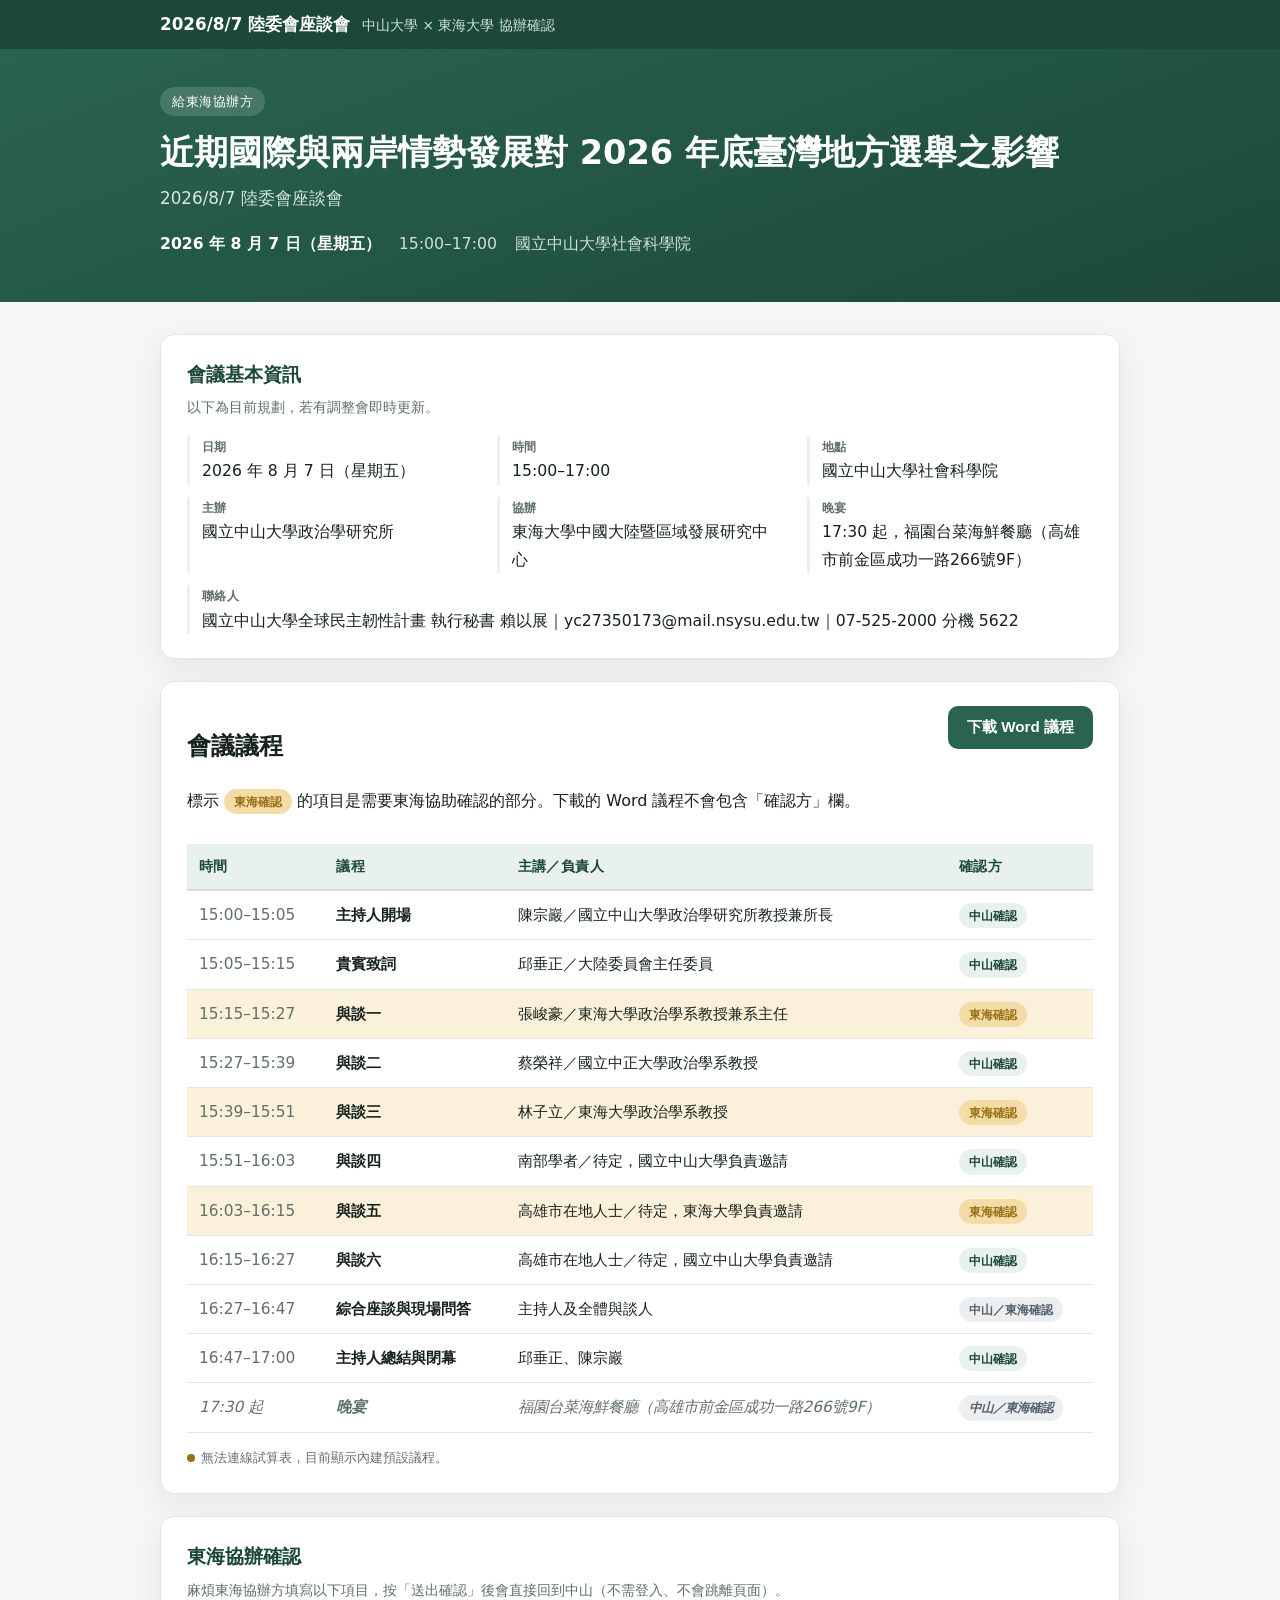
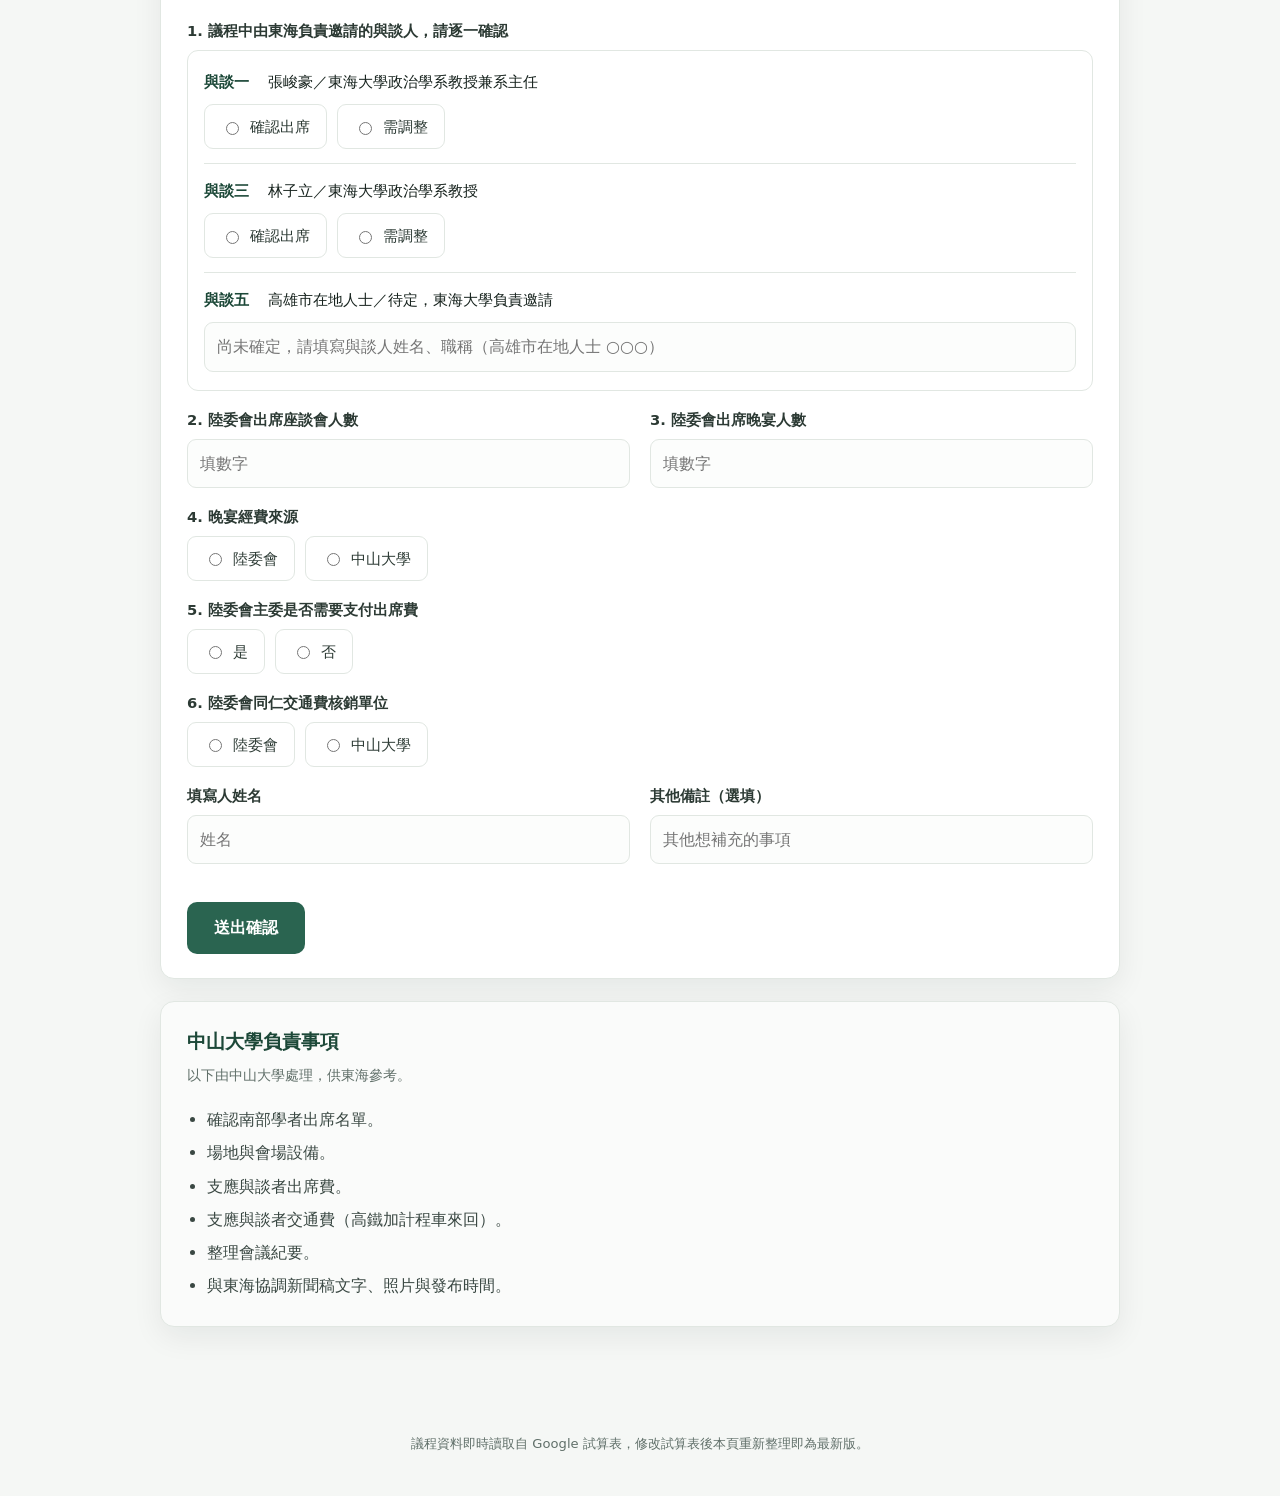
<file: index.html>
<!doctype html>
<html lang="zh-Hant">
  <head>
    <meta charset="utf-8">
    <meta name="viewport" content="width=device-width, initial-scale=1">
    <title>2026/8/7 陸委會座談會｜協辦確認</title>
    <link rel="stylesheet" href="styles.css">
  </head>
  <body>
    <header class="topbar">
      <div class="wrap">
        <strong>2026/8/7 陸委會座談會</strong>
        <span>中山大學 × 東海大學 協辦確認</span>
      </div>
    </header>

    <section class="hero">
      <div class="wrap">
        <p class="eyebrow">給東海協辦方</p>
        <h1 data-meeting="title">近期國際與兩岸情勢發展對 2026 年底臺灣地方選舉之影響</h1>
        <p class="subtitle" data-meeting="subtitle">2026/8/7 陸委會座談會</p>
        <div class="hero-date">
          <span><b data-meeting="date">2026 年 8 月 7 日（星期五）</b></span>
          <span data-meeting="time">15:00–17:00</span>
          <span data-meeting="venue">國立中山大學社會科學院</span>
        </div>
      </div>
    </section>

    <main>
      <div class="wrap">

        <!-- 基本資訊 -->
        <section class="section">
          <h2>會議基本資訊</h2>
          <p class="hint">以下為目前規劃，若有調整會即時更新。</p>
          <div class="info-grid">
            <div><b>日期</b><span data-meeting="date">2026 年 8 月 7 日（星期五）</span></div>
            <div><b>時間</b><span data-meeting="time">15:00–17:00</span></div>
            <div><b>地點</b><span data-meeting="venue">國立中山大學社會科學院</span></div>
            <div><b>主辦</b><span data-meeting="host">國立中山大學政治學研究所</span></div>
            <div><b>協辦</b><span data-meeting="cohost">東海大學中國大陸暨區域發展研究中心</span></div>
            <div><b>晚宴</b><span data-meeting="dinner">17:30 起，福園台菜海鮮餐廳（高雄市前金區成功一路266號9F）</span></div>
            <div style="grid-column: 1 / -1;"><b>聯絡人</b><span data-meeting="contact">國立中山大學全球民主韌性計畫 執行秘書 賴以展｜yc27350173@mail.nsysu.edu.tw｜07-525-2000 分機 5622</span></div>
          </div>
        </section>

        <!-- 議程 -->
        <section class="section">
          <div class="section-head">
            <div class="titles">
              <h2>會議議程</h2>
              <p class="hint">標示 <span class="tag tunghai">東海確認</span> 的項目是需要東海協助確認的部分。下載的 Word 議程不會包含「確認方」欄。</p>
            </div>
            <button class="button primary" type="button" data-download-word>下載 Word 議程</button>
          </div>

          <table class="agenda-table">
            <thead>
              <tr>
                <th>時間</th>
                <th>議程</th>
                <th>主講／負責人</th>
                <th>確認方</th>
              </tr>
            </thead>
            <tbody data-agenda-body>
              <tr><td colspan="4" style="color:var(--muted);padding:18px 12px;">載入議程中…</td></tr>
            </tbody>
          </table>

          <p class="source-status" data-source-status><span class="dot"></span>讀取議程資料中…</p>
        </section>

        <!-- 東海確認 -->
        <section class="section" id="confirm">
          <h2>東海協辦確認</h2>
          <p class="hint">麻煩東海協辦方填寫以下項目，按「送出確認」後會直接回到中山（不需登入、不會跳離頁面）。</p>

          <form class="confirm-form" data-confirm-form action="https://formsubmit.co/tzengyen@gmail.com" method="POST">
            <input type="hidden" name="_subject" value="東海協辦確認｜2026/8/7 陸委會座談會">
            <input type="hidden" name="_template" value="table">
            <input type="hidden" name="_captcha" value="false">

            <div class="field">
              <label>1. 議程中由東海負責邀請的與談人，請逐一確認</label>
              <div class="speaker-confirm" data-tunghai-speakers>
                <p class="hint" style="margin:0;">載入與談人中…</p>
              </div>
            </div>

            <div class="field-grid">
              <div class="field">
                <label>2. 陸委會出席座談會人數</label>
                <input type="number" name="陸委會出席座談會人數" min="0" inputmode="numeric" placeholder="填數字">
              </div>
              <div class="field">
                <label>3. 陸委會出席晚宴人數</label>
                <input type="number" name="陸委會出席晚宴人數" min="0" inputmode="numeric" placeholder="填數字">
              </div>
            </div>

            <div class="field">
              <label>4. 晚宴經費來源</label>
              <div class="radio-row">
                <label class="radio"><input type="radio" name="晚宴經費來源" value="陸委會"> 陸委會</label>
                <label class="radio"><input type="radio" name="晚宴經費來源" value="中山大學"> 中山大學</label>
              </div>
            </div>

            <div class="field">
              <label>5. 陸委會主委是否需要支付出席費</label>
              <div class="radio-row">
                <label class="radio"><input type="radio" name="陸委會主委是否需支付出席費" value="是"> 是</label>
                <label class="radio"><input type="radio" name="陸委會主委是否需支付出席費" value="否"> 否</label>
              </div>
            </div>

            <div class="field">
              <label>6. 陸委會同仁交通費核銷單位</label>
              <div class="radio-row">
                <label class="radio"><input type="radio" name="陸委會同仁交通費核銷單位" value="陸委會"> 陸委會</label>
                <label class="radio"><input type="radio" name="陸委會同仁交通費核銷單位" value="中山大學"> 中山大學</label>
              </div>
            </div>

            <div class="field-grid">
              <div class="field">
                <label>填寫人姓名</label>
                <input type="text" name="填寫人姓名" placeholder="姓名">
              </div>
              <div class="field">
                <label>其他備註（選填）</label>
                <input type="text" name="其他備註" placeholder="其他想補充的事項">
              </div>
            </div>

            <div class="confirm-cta">
              <button class="button primary big" type="submit">送出確認</button>
              <span class="note" data-form-note></span>
            </div>
          </form>
        </section>

        <!-- 中山負責 -->
        <section class="section muted-section">
          <h2>中山大學負責事項</h2>
          <p class="hint">以下由中山大學處理，供東海參考。</p>
          <ul class="resp-list">
            <li>確認南部學者出席名單。</li>
            <li>場地與會場設備。</li>
            <li>支應與談者出席費。</li>
            <li>支應與談者交通費（高鐵加計程車來回）。</li>
            <li>整理會議紀要。</li>
            <li>與東海協調新聞稿文字、照片與發布時間。</li>
          </ul>
        </section>

      </div>
    </main>

    <footer class="footer">
      <div class="wrap">議程資料即時讀取自 Google 試算表，修改試算表後本頁重新整理即為最新版。</div>
    </footer>

    <script src="site.js"></script>
  </body>
</html>
</file>
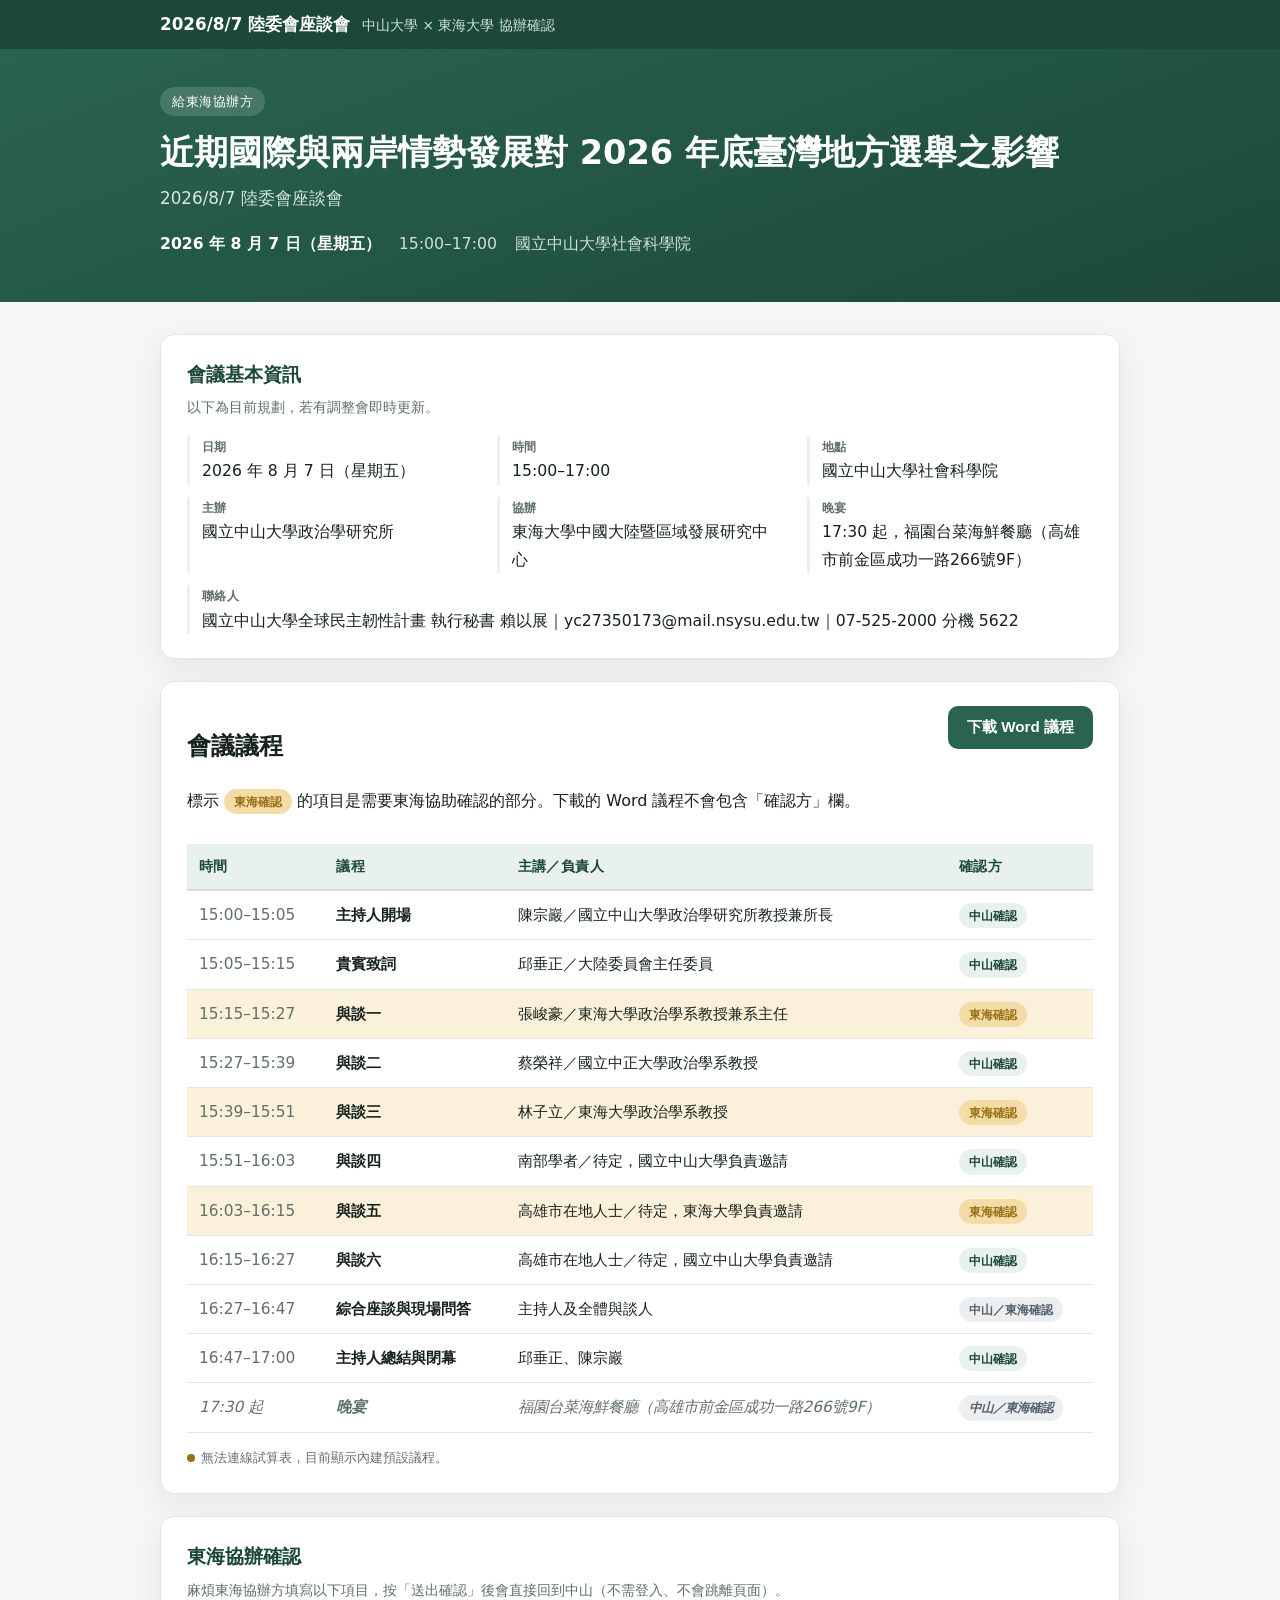
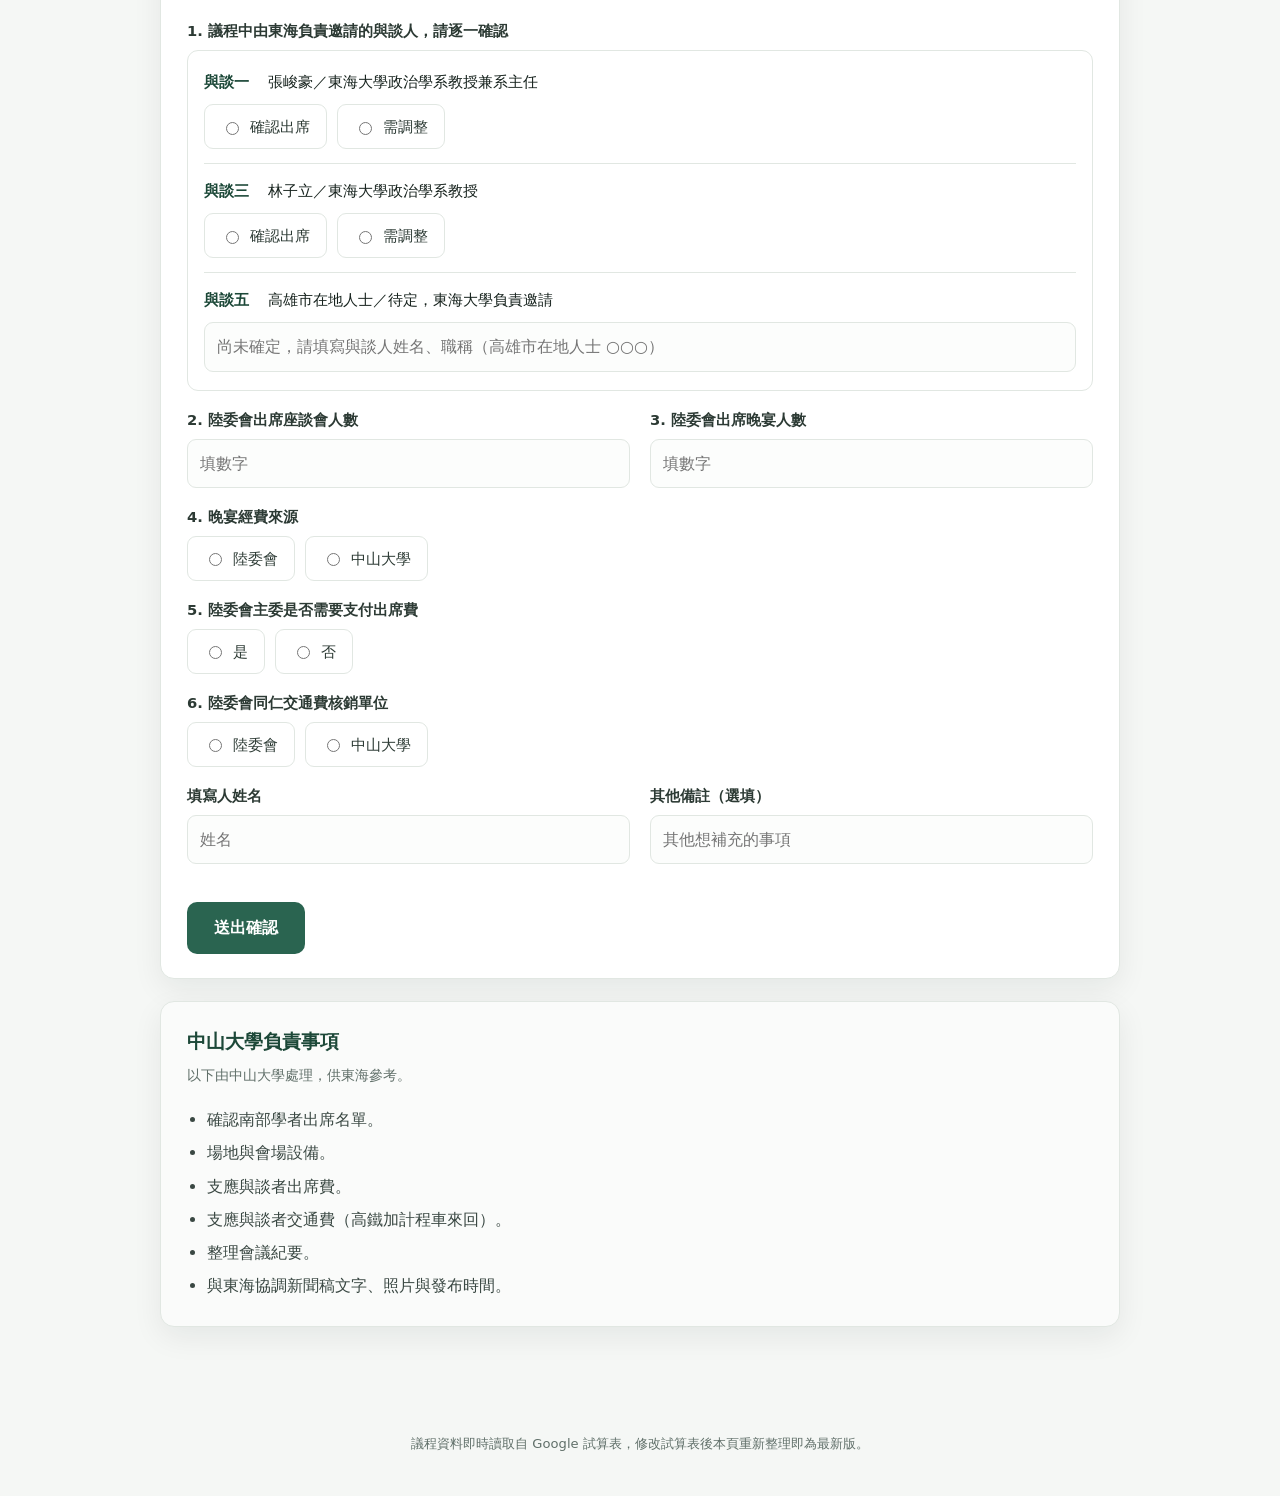
<file: agenda.html>
<!doctype html>
<html lang="zh-Hant">
  <head>
    <meta charset="utf-8">
    <meta http-equiv="refresh" content="0; url=index.html">
    <title>已移至單頁版</title>
    <link rel="canonical" href="index.html">
  </head>
  <body>
    <p>本頁已整合到單一頁面，正在前往…若沒有自動跳轉，請點 <a href="index.html">這裡</a>。</p>
  </body>
</html>
</file>
<file: styles.css>
:root {
  color-scheme: light;
  --bg: #f5f7f5;
  --surface: #ffffff;
  --ink: #16221d;
  --muted: #61706a;
  --line: #e1e7e2;
  --green: #2a6450;
  --green-dark: #1c4838;
  --green-soft: #e9f1ec;
  --gold: #9a6f16;
  --gold-soft: #fbf1da;
  --shadow: 0 10px 30px rgba(20, 35, 28, 0.07);
  --radius: 14px;
}

* { box-sizing: border-box; }

body {
  margin: 0;
  background: var(--bg);
  color: var(--ink);
  font-family: "Noto Sans TC", "Microsoft JhengHei", system-ui, -apple-system, "Segoe UI", sans-serif;
  line-height: 1.7;
}

.wrap { width: min(960px, calc(100% - 32px)); margin: 0 auto; }

/* ---- Header ---- */
.topbar {
  background: var(--green-dark);
  color: #fff;
  padding: 10px 0;
}
.topbar .wrap { display: flex; align-items: baseline; gap: 12px; flex-wrap: wrap; }
.topbar strong { font-size: 1.05rem; }
.topbar span { color: #cfe0d8; font-size: 0.85rem; }

/* ---- Hero ---- */
.hero {
  background: linear-gradient(160deg, var(--green) 0%, var(--green-dark) 100%);
  color: #fff;
  padding: 38px 0 44px;
}
.hero .eyebrow {
  display: inline-block;
  background: rgba(255,255,255,0.15);
  padding: 4px 12px;
  border-radius: 999px;
  font-size: 0.8rem;
  letter-spacing: 0.04em;
  margin: 0 0 14px;
}
.hero h1 { margin: 0 0 8px; font-size: clamp(1.5rem, 3.2vw, 2.1rem); line-height: 1.35; }
.hero .subtitle { margin: 0 0 18px; color: #d7e7df; font-size: 1.05rem; }
.hero-date { display: inline-flex; gap: 18px; flex-wrap: wrap; font-size: 0.98rem; }
.hero-date b { color: #fff; }
.hero-date span { color: #cfe0d8; }

/* ---- Sections ---- */
main { padding: 32px 0 60px; }
.section { background: var(--surface); border: 1px solid var(--line); border-radius: var(--radius); box-shadow: var(--shadow); padding: 24px 26px; margin: 0 0 22px; }
.section > h2 { margin: 0 0 4px; font-size: 1.2rem; color: var(--green-dark); }
.section > .hint { margin: 0 0 16px; color: var(--muted); font-size: 0.9rem; }

/* ---- Info grid ---- */
.info-grid { display: grid; grid-template-columns: repeat(auto-fit, minmax(220px, 1fr)); gap: 12px 24px; }
.info-grid div { border-left: 3px solid var(--green-soft); padding-left: 12px; }
.info-grid b { display: block; color: var(--muted); font-size: 0.78rem; letter-spacing: 0.03em; font-weight: 600; }
.info-grid span { font-size: 0.98rem; }

/* ---- Section head with action ---- */
.section-head { display: flex; align-items: flex-start; justify-content: space-between; gap: 16px; flex-wrap: wrap; }
.section-head .titles { flex: 1 1 320px; }

/* ---- Buttons ---- */
.button {
  display: inline-flex; align-items: center; gap: 8px;
  border: 1px solid transparent; border-radius: 10px;
  padding: 10px 18px; font-size: 0.95rem; font-weight: 600;
  cursor: pointer; text-decoration: none; white-space: nowrap;
}
.button.primary { background: var(--green); color: #fff; }
.button.primary:hover { background: var(--green-dark); }
.button.secondary { background: #fff; color: var(--green-dark); border-color: var(--line); }
.button.secondary:hover { border-color: var(--green); }
.button.big { padding: 14px 26px; font-size: 1.02rem; }
.button:disabled { opacity: 0.5; cursor: not-allowed; }

/* ---- Data source status ---- */
.source-status { font-size: 0.82rem; color: var(--muted); margin: 14px 0 0; }
.source-status .dot { display: inline-block; width: 8px; height: 8px; border-radius: 50%; margin-right: 6px; vertical-align: middle; background: var(--muted); }
.source-status.live .dot { background: #2f9e6f; }
.source-status.fallback .dot { background: var(--gold); }

/* ---- Agenda table ---- */
.agenda-table { width: 100%; border-collapse: collapse; margin-top: 14px; }
.agenda-table th, .agenda-table td { text-align: left; padding: 11px 12px; border-bottom: 1px solid var(--line); vertical-align: top; font-size: 0.96rem; }
.agenda-table thead th { background: var(--green-soft); color: var(--green-dark); font-size: 0.85rem; letter-spacing: 0.03em; border-bottom: 2px solid #cfe0d8; }
.agenda-table td.time { white-space: nowrap; color: var(--muted); font-variant-numeric: tabular-nums; }
.agenda-table td.item { font-weight: 600; }
.agenda-table tr.is-tunghai { background: var(--gold-soft); }
.agenda-table tr.is-dinner td { color: var(--muted); font-style: italic; }

.tag { display: inline-block; padding: 2px 10px; border-radius: 999px; font-size: 0.78rem; font-weight: 600; white-space: nowrap; }
.tag.nsysu { background: var(--green-soft); color: var(--green-dark); }
.tag.tunghai { background: #f4dca6; color: var(--gold); }
.tag.both { background: #eceef0; color: #54606a; }

/* ---- Confirm list ---- */
.confirm-list { list-style: none; padding: 0; margin: 6px 0 0; }
.confirm-list li { padding: 12px 0; border-bottom: 1px solid var(--line); display: flex; gap: 12px; align-items: flex-start; }
.confirm-list li:last-child { border-bottom: none; }
.confirm-list .num { flex: 0 0 26px; height: 26px; border-radius: 50%; background: var(--gold-soft); color: var(--gold); font-weight: 700; font-size: 0.85rem; display: grid; place-items: center; }
.confirm-cta { margin-top: 22px; display: flex; gap: 14px; flex-wrap: wrap; align-items: center; }
.confirm-cta .note { color: var(--muted); font-size: 0.85rem; }

/* ---- Confirm form ---- */
.confirm-form { margin-top: 8px; }
.confirm-form .field { margin: 0 0 16px; }
.confirm-form .field-grid { display: grid; grid-template-columns: 1fr 1fr; gap: 16px 20px; }
.confirm-form label { display: block; font-weight: 600; font-size: 0.92rem; margin: 0 0 7px; color: #2c3a34; }
.confirm-form input[type="text"],
.confirm-form input[type="number"],
.confirm-form textarea {
  width: 100%; border: 1px solid var(--line); border-radius: 9px;
  padding: 10px 12px; font: inherit; color: var(--ink); background: #fcfdfc;
}
.confirm-form input:focus,
.confirm-form textarea:focus { outline: none; border-color: var(--green); box-shadow: 0 0 0 3px var(--green-soft); }
.confirm-form textarea { resize: vertical; min-height: 52px; }
.radio-row { display: flex; gap: 10px; flex-wrap: wrap; }
.radio-row .radio {
  display: inline-flex; align-items: center; gap: 8px; font-weight: 500;
  border: 1px solid var(--line); border-radius: 9px; padding: 9px 16px; cursor: pointer; margin: 0;
}
.radio-row .radio:hover { border-color: var(--green); }
.radio-row .radio input { accent-color: var(--green); }
.form-done { font-size: 1.05rem; font-weight: 600; color: var(--green-dark); background: var(--green-soft); border-radius: 10px; padding: 18px 20px; margin: 0; }

/* ---- Per-speaker confirmation ---- */
.speaker-confirm { border: 1px solid var(--line); border-radius: 11px; padding: 4px 16px; }
.speaker-item { padding: 14px 0; border-bottom: 1px solid var(--line); }
.speaker-item:last-child { border-bottom: none; }
.speaker-q { font-size: 0.96rem; margin-bottom: 9px; }
.speaker-q b { color: var(--green-dark); margin-right: 4px; }
.adjust-field { margin-top: 10px; }

@media (max-width: 560px) {
  .confirm-form .field-grid { grid-template-columns: 1fr; }
}

.resp-list { margin: 6px 0 0; padding-left: 20px; color: #3a4843; }
.resp-list li { padding: 3px 0; }

.muted-section { background: #fafbfa; }

.footer { color: var(--muted); font-size: 0.82rem; text-align: center; padding: 24px 0 40px; }

/* ---- Mobile ---- */
@media (max-width: 620px) {
  .agenda-table thead { display: none; }
  .agenda-table, .agenda-table tbody, .agenda-table tr, .agenda-table td { display: block; width: 100%; }
  .agenda-table tr { border: 1px solid var(--line); border-radius: 10px; margin-bottom: 12px; padding: 6px 4px; }
  .agenda-table td { border: none; padding: 5px 12px; }
  .agenda-table td::before { content: attr(data-label) "："; color: var(--muted); font-weight: 600; font-size: 0.8rem; }
  .agenda-table td.item::before { content: ""; }
  .agenda-table td[data-label="主講／負責人"]::before { content: ""; }
}
</file>
